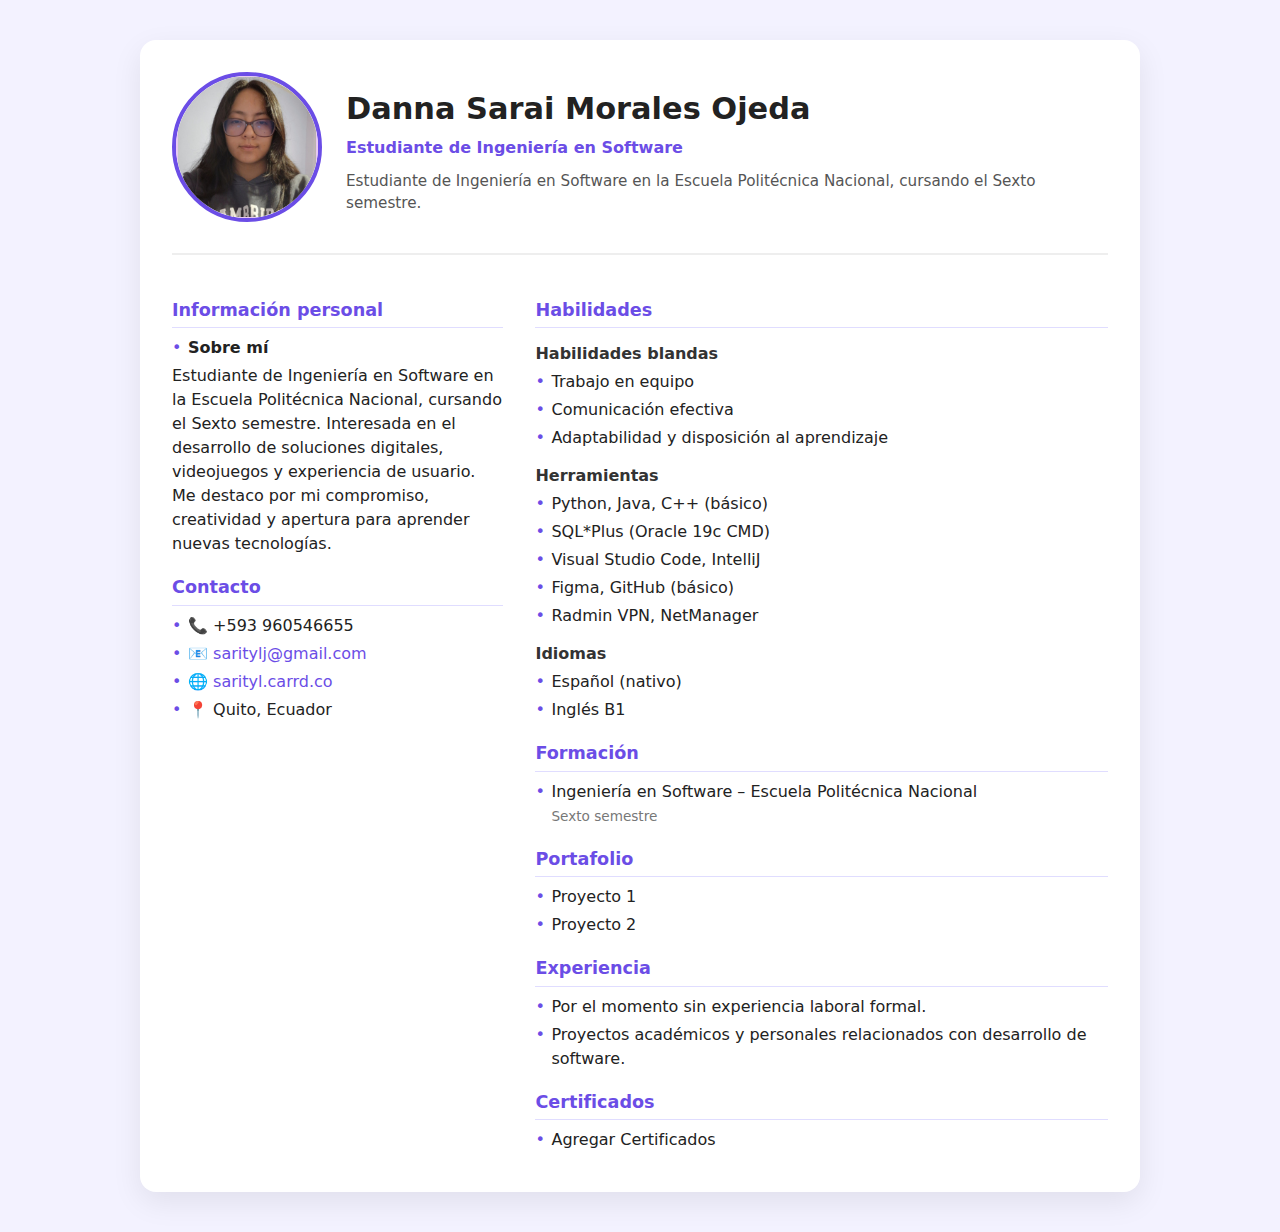
<file: index.html>
<!DOCTYPE html>
<html lang="es">
<head>
    <meta charset="UTF-8">
    <meta name="viewport" content="width=device-width, initial-scale=1.0">
    <title>CV - Danna Sarai Morales Ojeda</title>
    <link rel="stylesheet" href="estilos.css">
</head>
<body>
    <div class="cv">
        <header class="cv-header">
            <div class="cv-photo">
                <!-- OJO: pon danna.png en la misma carpeta que este HTML -->
                <img src="danna.png" alt="Fotografía de Danna Morales">
            </div>

            <div class="cv-main-info">
                <h1>Danna Sarai Morales Ojeda</h1>
                <p class="cv-role">Estudiante de Ingeniería en Software</p>
                <p class="cv-summary">
                    Estudiante de Ingeniería en Software en la Escuela Politécnica Nacional, cursando el Sexto semestre.
                </p>
            </div>
        </header>

        <main class="cv-body">
            <!-- Columna izquierda -->
            <section class="cv-column">
                <h2>Información personal</h2>
                <ul class="cv-list">
                    <li><strong>Sobre mí</strong></li>
                    <p>
                        Estudiante de Ingeniería en Software en la Escuela Politécnica Nacional, cursando el Sexto semestre.
                        Interesada en el desarrollo de soluciones digitales, videojuegos y experiencia de usuario. Me destaco
                        por mi compromiso, creatividad y apertura para aprender nuevas tecnologías.
                    </p>
                </ul>

                <h2>Contacto</h2>
                <ul class="cv-list">
                    <li>📞 +593 960546655</li>
                    <li>📧 <a href="mailto:saritylj@gmail.com">saritylj@gmail.com</a></li>
                    <li>🌐 <a href="https://sarityl.carrd.co" target="_blank">sarityl.carrd.co</a></li>
                    <li>📍 Quito, Ecuador</li>
                </ul>
            </section>

            <!-- Columna derecha -->
            <section class="cv-column">
                <h2>Habilidades</h2>

                <h3>Habilidades blandas</h3>
                <ul class="cv-list">
                    <li>Trabajo en equipo</li>
                    <li>Comunicación efectiva</li>
                    <li>Adaptabilidad y disposición al aprendizaje</li>
                </ul>

                <h3>Herramientas</h3>
                <ul class="cv-list">
                    <li>Python, Java, C++ (básico)</li>
                    <li>SQL*Plus (Oracle 19c CMD)</li>
                    <li>Visual Studio Code, IntelliJ</li>
                    <li>Figma, GitHub (básico)</li>
                    <li>Radmin VPN, NetManager</li>
                </ul>

                <h3>Idiomas</h3>
                <ul class="cv-list">
                    <li>Español (nativo)</li>
                    <li>Inglés B1</li>
                </ul>

                <h2>Formación</h2>
                <ul class="cv-list">
                    <li>
                        Ingeniería en Software – Escuela Politécnica Nacional<br>
                        <span class="cv-muted">Sexto semestre</span>
                    </li>
                </ul>

                <h2>Portafolio</h2>
                <ul class="cv-list">
                    <li>Proyecto 1 </li>
                    <li>Proyecto 2 </li>
                    <!-- Seguir completando -->
                </ul>

                <h2>Experiencia</h2>
                <ul class="cv-list">
                    <li>Por el momento sin experiencia laboral formal.</li>
                    <li>Proyectos académicos y personales relacionados con desarrollo de software.</li>
                </ul>

                <h2>Certificados</h2>
                <ul class="cv-list">
                    <li>Agregar Certificados</li>
                </ul>
            </section>
        </main>
    </div>
</body>
</html>
</file>
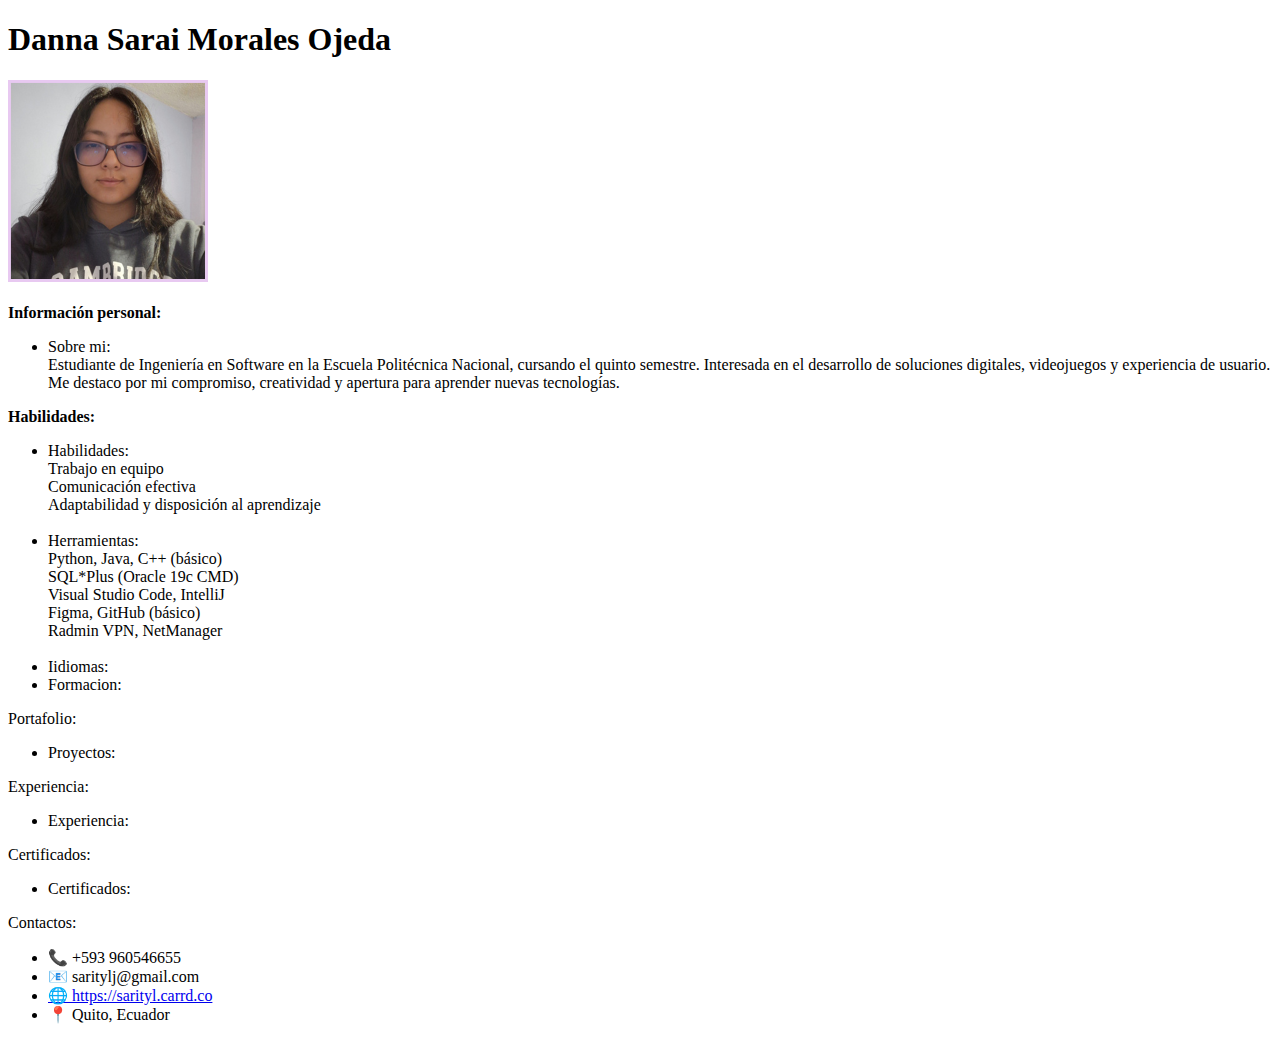
<file: Curriculum/index.html>
<!DOCTYPE html>
<html lang="en">
<head>
    <meta charset="UTF-8">
    <meta name="viewport" content="width=device-width, initial-scale=1.0">
    <title>Document</title>
</head>
<body>
    <main>
        <section id = "Acerca de mi">
            <h1> Danna Sarai Morales Ojeda </h1>
            <img src="/img/danna.png" alt="Fotografia de Danna Morales"><br>
            <br>
            <b> Información personal: </b>
            <ul>
                <li> Sobre mi:  </li>
                Estudiante de Ingeniería en Software en la Escuela Politécnica Nacional, cursando el quinto semestre. Interesada en el desarrollo de soluciones digitales, videojuegos y experiencia de usuario. Me destaco por mi compromiso, creatividad y apertura para aprender nuevas tecnologías.
            </ul>
        </section>
        <section id = "Habilidades">
            <b> Habilidades: </b>
            <ul>
                <li> Habilidades: </li>
                        Trabajo en equipo <br>
                        Comunicación efectiva <br>
                        Adaptabilidad y disposición al aprendizaje <br>
                        <br>
                <li> Herramientas: </li>
                        Python, Java, C++ (básico) <br>
                        SQL*Plus (Oracle 19c CMD) <br>
                        Visual Studio Code, IntelliJ <br>
                        Figma, GitHub (básico) <br>
                        Radmin VPN, NetManager <br>
                        <br>
                <li> Iidiomas: </li>
                <li> Formacion: </li>
            </ul>
        </section>
        <section id = "Portafolio">
            Portafolio:
            <ul>
                <li> Proyectos: </li>
            </ul>
        </section>
        <section id = "Experiencia">
            Experiencia:
            <ul>
                <li> Experiencia: </li> 
            </ul>
        </section>
        <section id = "Certificados">
            Certificados:
            <ul>
                <li> Certificados: </li> 
            </ul>
        </section>
        <section id ="Contacto">
            Contactos:
            <ul>
                <li> 📞 +593 960546655 </li>
                <li> 📧 saritylj@gmail.com </li>
                <li> <a href="https://sarityl.carrd.co">🌐 https://sarityl.carrd.co</a></li>
                <li> 📍 Quito, Ecuador </li>
            </ul>
        </section>
    </main>
</body>
</html>
</file>
<file: estilos.css>
* {
    box-sizing: border-box;
    margin: 0;
    padding: 0;
}

body {
    font-family: system-ui, -apple-system, BlinkMacSystemFont, "Segoe UI", sans-serif;
    background: #f3f2ff;
    color: #222;
    line-height: 1.5;
}

.cv {
    max-width: 1000px;
    margin: 40px auto;
    background: #ffffff;
    border-radius: 16px;
    box-shadow: 0 10px 30px rgba(0, 0, 0, 0.08);
    padding: 32px;
}

/* HEADER */

.cv-header {
    display: flex;
    gap: 24px;
    align-items: center;
    border-bottom: 2px solid #eee;
    padding-bottom: 24px;
    margin-bottom: 24px;
}

.cv-photo img {
    width: 150px;
    height: 150px;
    border-radius: 50%;
    object-fit: cover;
    border: 4px solid #6b4de6;
}

.cv-main-info h1 {
    font-size: 1.9rem;
    margin-bottom: 4px;
}

.cv-role {
    font-size: 1rem;
    font-weight: 600;
    color: #6b4de6;
    margin-bottom: 10px;
}

.cv-summary {
    font-size: 0.95rem;
    color: #555;
}

/* CUERPO */

.cv-body {
    display: grid;
    grid-template-columns: 1.1fr 1.9fr;
    gap: 32px;
}

.cv-column h2 {
    font-size: 1.1rem;
    margin: 18px 0 8px;
    color: #6b4de6;
    border-bottom: 1px solid #e0ddff;
    padding-bottom: 4px;
}

.cv-column h3 {
    font-size: 1rem;
    margin-top: 14px;
    margin-bottom: 4px;
    color: #333;
}

.cv-list {
    list-style: none;
    margin-left: 0;
    margin-bottom: 8px;
}

.cv-list li {
    margin-left: 0;
    margin-bottom: 4px;
    position: relative;
    padding-left: 16px;
}

/* Puntito antes de cada li */
.cv-list li::before {
    content: "•";
    position: absolute;
    left: 0;
    top: 0;
    color: #6b4de6;
}

.cv-muted {
    font-size: 0.85rem;
    color: #777;
}

/* ENLACES */

a {
    color: #6b4de6;
    text-decoration: none;
}

a:hover {
    text-decoration: underline;
}

/* RESPONSIVE: una sola columna en pantallas pequeñas */

@media (max-width: 768px) {
    .cv {
        margin: 16px;
        padding: 20px;
    }

    .cv-header {
        flex-direction: column;
        align-items: flex-start;
    }

    .cv-body {
        grid-template-columns: 1fr;
    }
}
</file>
